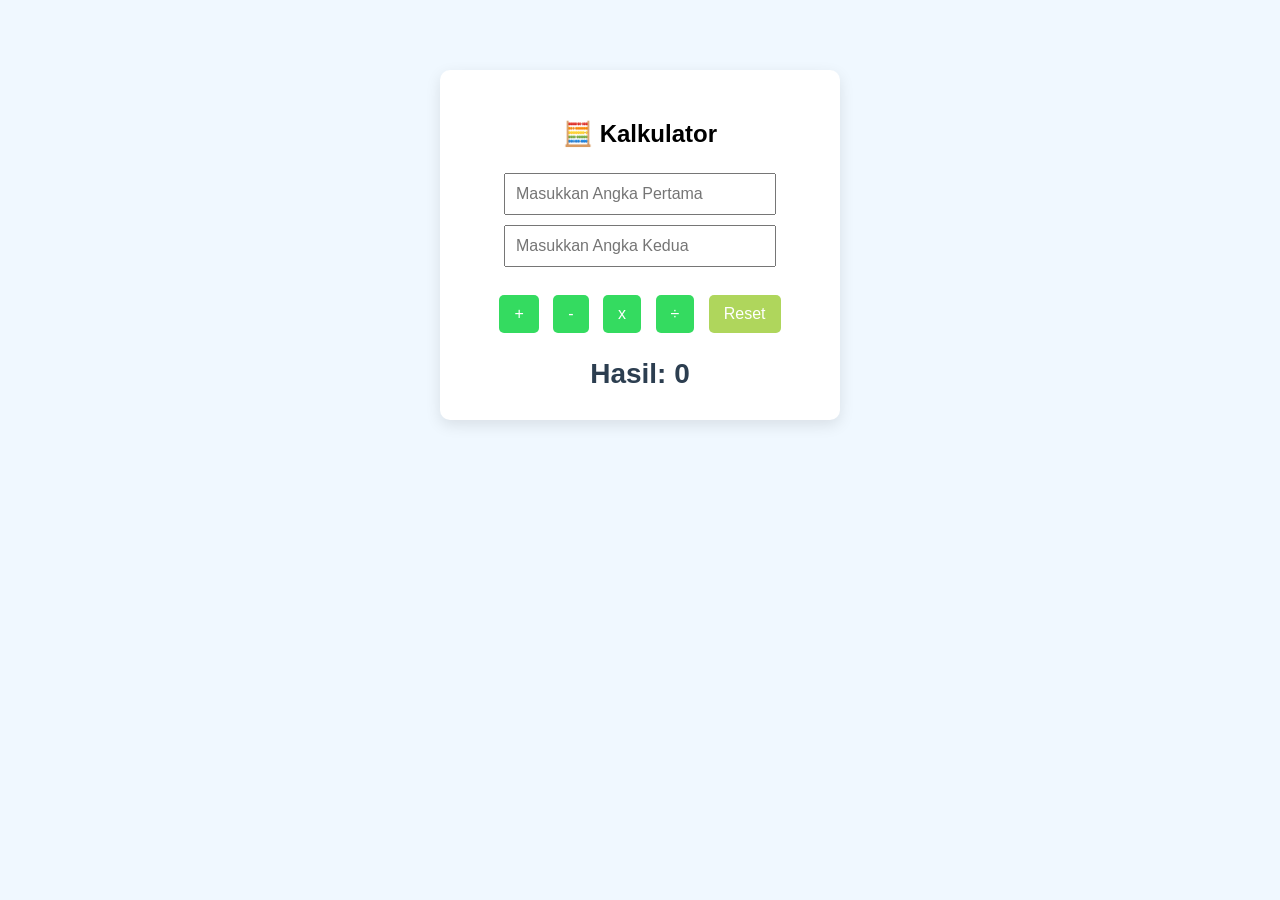
<file: praktikum_4_portofolio/project_card/kalkulator_js/index.html>
<!DOCTYPE html>
<html>
<head>
    <title>Tugas 3: Kalkulator Sederhana</title>
    <style>
        body { font-family: Arial, sans-serif; max-width: 400px; margin: 50px auto; padding: 20px; background: #f0f8ff; }
        .kalkulator { background: white; padding: 30px; border-radius: 10px; box-shadow: 0 5px 15px rgba(0,0,0,0.1); text-align: center; }
        input { padding: 10px; margin: 5px; font-size: 16px; width: 80%; box-sizing: border-box; }
        button { padding: 10px 15px; margin: 5px; font-size: 16px; background: #34db60; color: white; border: none; border-radius: 5px; cursor: pointer; }
        button:hover { background: #33b929; }
        .hasil { font-size: 28px; font-weight: bold; color: #2c3e50; margin-top: 20px; }
    </style>
</head>
<body>
    <div class="kalkulator">
        <h2>🧮 Kalkulator</h2>
        <input type="number" id="angka1" placeholder="Masukkan Angka Pertama"><br>
        <input type="number" id="angka2" placeholder="Masukkan Angka Kedua"><br><br>
        <button onclick="tambah()">+</button>
        <button onclick="kurang()">-</button>
        <button onclick="kali()">x</button>
        <button onclick="bagi()">÷</button>
        <button onclick="reset()" style="background: #afd65c;">Reset</button>
        <div class="hasil">Hasil: <span id="hasilAngka">0</span></div>
    </div>
    <script>
        // Penjelasan: document.getElementById digunakan untuk mengambil nilai dari tag HTML
        function tambah() {
            let a = parseFloat(document.getElementById('angka1').value);
            let b = parseFloat(document.getElementById('angka2').value);
            document.getElementById('hasilAngka').innerHTML = a + b;
        }
        function kurang() {
            let a = parseFloat(document.getElementById('angka1').value);
            let b = parseFloat(document.getElementById('angka2').value);
            document.getElementById('hasilAngka').innerHTML = a - b;
        }
        function kali() {
            let a = parseFloat(document.getElementById('angka1').value);
            let b = parseFloat(document.getElementById('angka2').value);
            document.getElementById('hasilAngka').innerHTML = a * b;
        }
        function bagi() {
            let a = parseFloat(document.getElementById('angka1').value);
            let b = parseFloat(document.getElementById('angka2').value);
            // Validasi pencegahan pembagian dengan angka 0
            if (b === 0) {
                alert('Peringatan: Tidak bisa membagi angka dengan 0!');
                return;
            }
            document.getElementById('hasilAngka').innerHTML = a / b;
        }
        function reset() {
            document.getElementById('angka1').value = '';
            document.getElementById('angka2').value = '';
            document.getElementById('hasilAngka').innerHTML = '0';
        }
    </script>
</body>
</html>
</file>
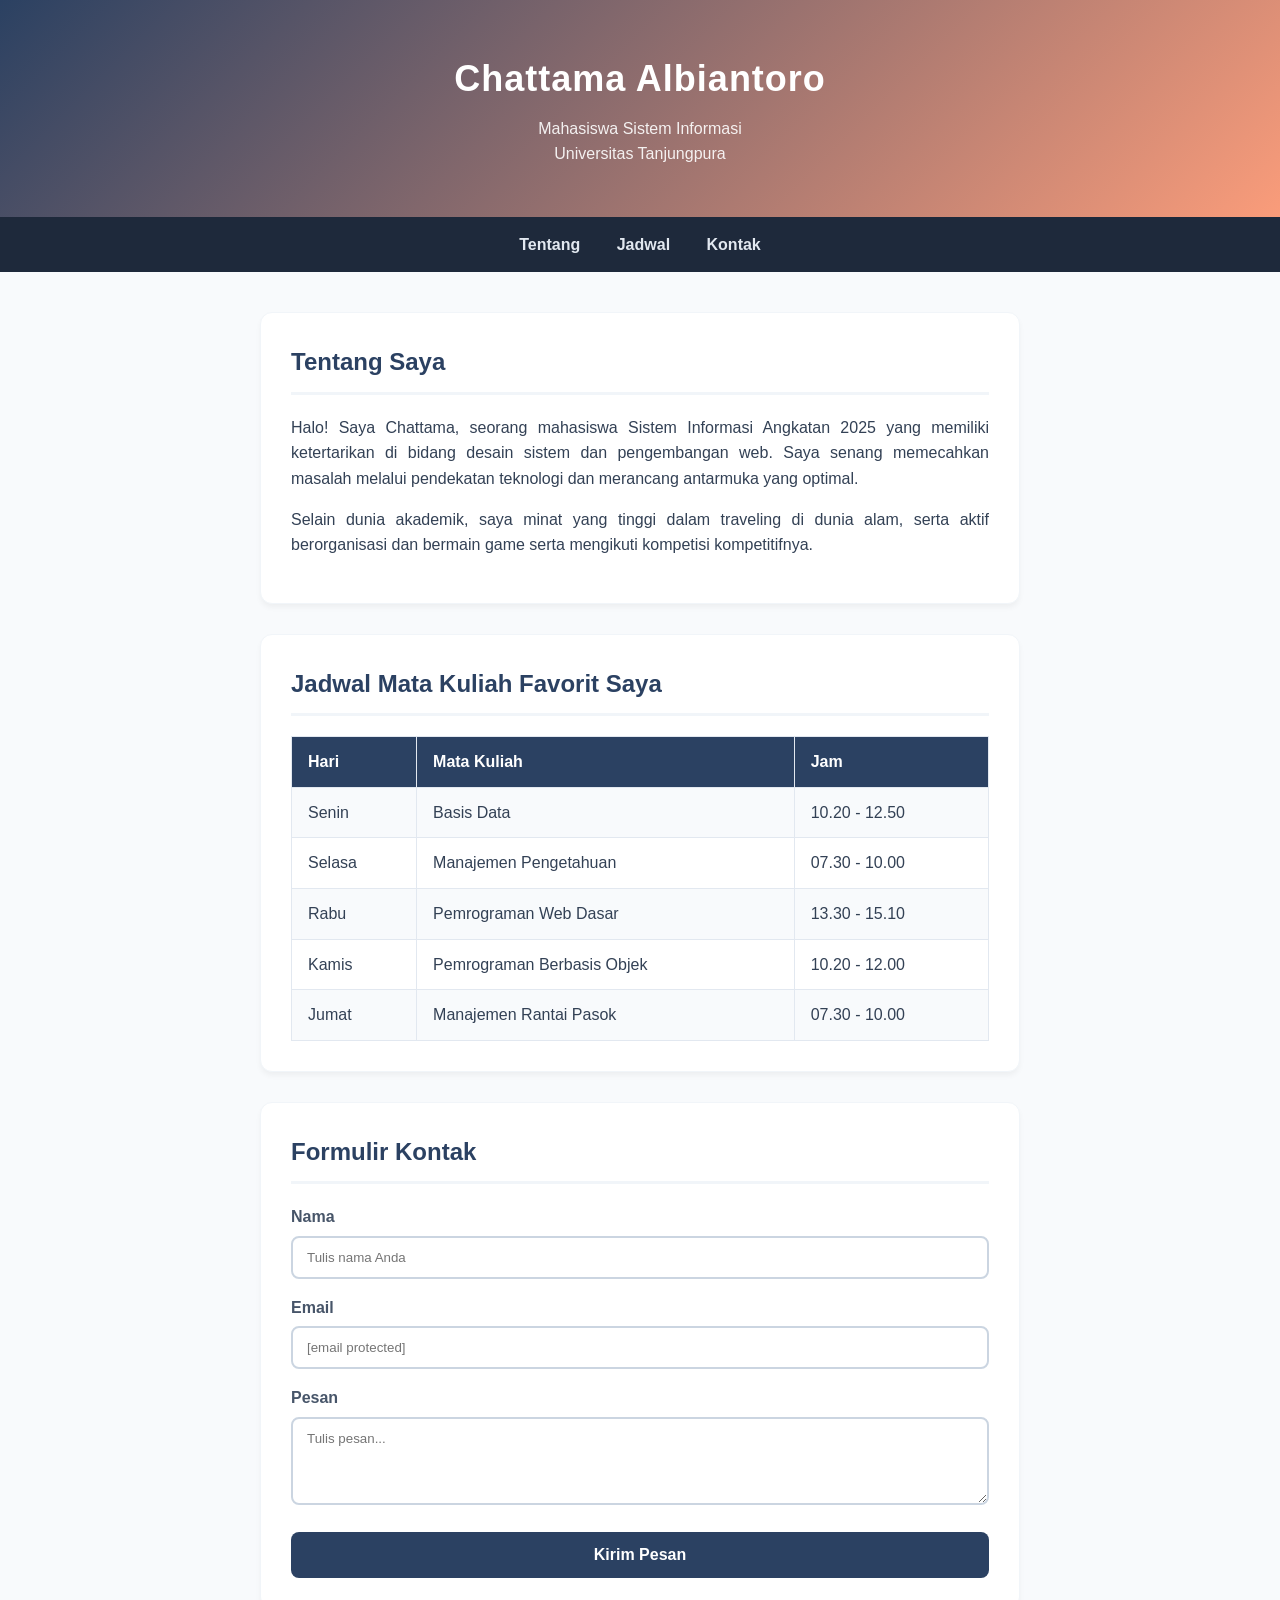
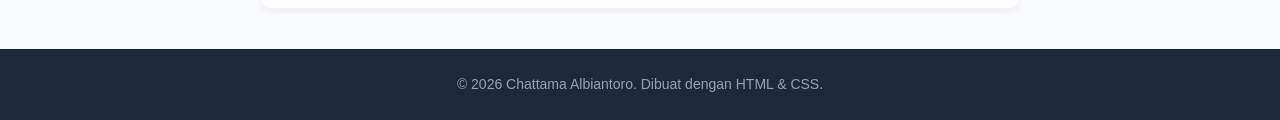
<file: praktikum_4_portofolio/project_card/website_profil/index.html>
<!DOCTYPE html>
<html lang="id">
<head>
  <meta charset="UTF-8">
  <meta name="viewport" content="width=device-width, initial-scale=1.0">
  <title>My Profile Webiste | Chattama Albiantoro</title>
  <link rel="stylesheet" href="style.css">
</head>
<body>

  <header class="header">
    <h1>Chattama Albiantoro</h1>
    <p>Mahasiswa Sistem Informasi<br>Universitas Tanjungpura</p>
  </header>

  <nav class="nav">
    <a href="#tentang">Tentang</a>
    <a href="#pengalaman">Jadwal</a>
    <a href="#kontak">Kontak</a>
  </nav>

  <main class="konten">
    <section id="tentang">
      <h2>Tentang Saya</h2>
      <p>Halo! Saya Chattama, seorang mahasiswa Sistem Informasi Angkatan 2025 yang memiliki ketertarikan di bidang desain sistem dan pengembangan web. Saya senang memecahkan masalah melalui pendekatan teknologi dan merancang antarmuka yang optimal.</p>
      <p>Selain dunia akademik, saya minat yang tinggi dalam traveling di dunia alam, serta aktif berorganisasi dan bermain game serta mengikuti kompetisi kompetitifnya.</p>
    </section>

    <section id="jadwal">
      <h2>Jadwal Mata Kuliah Favorit Saya </h2>
      <table>
        <tr>
          <th>Hari</th>
          <th>Mata Kuliah</th>
          <th>Jam</th>
        </tr>
        <tr>
          <td>Senin</td>
          <td>Basis Data</td>
          <td>10.20 - 12.50</td>
        </tr>
        <tr>
          <td>Selasa</td>
          <td>Manajemen Pengetahuan</td>
          <td>07.30 - 10.00</td>
        </tr>
        <tr>
          <td>Rabu</td>
          <td>Pemrograman Web Dasar</td>
          <td>13.30 - 15.10</td>
        </tr>
        <tr>
          <td>Kamis</td>
          <td>Pemrograman Berbasis Objek</td>
          <td>10.20 - 12.00</td>
        </tr>
        <tr>
          <td>Jumat</td>
          <td>Manajemen Rantai Pasok</td>
          <td>07.30 - 10.00</td>
        </tr>
      </table>
    </section>

    <section id="kontak">
      <h2>Formulir Kontak</h2>
      <form action="#" method="POST">
        <label for="nama">Nama</label>
        <input type="text" id="nama" name="nama" placeholder="Tulis nama Anda" required>

        <label for="email">Email</label>
        <input type="email" id="email" name="email" placeholder="[email protected]" required>

        <label for="pesan">Pesan</label>
        <textarea id="pesan" name="pesan" rows="4" placeholder="Tulis pesan..." required></textarea>

        <button type="submit">Kirim Pesan</button>
      </form>
    </section>
  </main>

  <footer class="footer">
    <p>&copy; 2026 Chattama Albiantoro. Dibuat dengan HTML & CSS.</p>
  </footer>

</body>
</html>
</file>
<file: praktikum_4_portofolio/project_card/website_profil/style.css>
/* ===== Pengaturan Dasar ===== */
* {
  margin: 0;
  padding: 0;
  box-sizing: border-box;
}

body {
  font-family: 'Segoe UI', Tahoma, Geneva, Verdana, sans-serif;
  line-height: 1.6;
  color: #334155;
  background-color: #f8fafc;
}

/* ===== Header (Tema Biru Senja) ===== */
.header {
  background: linear-gradient(135deg, #2b4162, #fa9c7a);
  color: #ffffff;
  text-align: center;
  padding: 50px 20px;
}

.header h1 {
  font-size: 36px;
  margin-bottom: 8px;
  letter-spacing: 1px;
}

.header p {
  font-size: 16px;
  opacity: 0.9;
}

/* ===== Navigasi ===== */
.nav {
  background-color: #1e293b;
  text-align: center;
  padding: 15px;
  position: sticky; 
  top: 0;
  z-index: 100;
}

.nav a {
  color: #e2e8f0;
  text-decoration: none;
  margin: 0 16px;
  font-weight: bold;
  transition: color 0.3s ease; 
}

.nav a:hover {
  color: #fa9c7a;
}

/* ===== Konten ===== */
.konten {
  max-width: 800px;
  margin: 40px auto;
  padding: 0 20px;
}

.konten section {
  background-color: #ffffff;
  border-radius: 12px;
  padding: 30px;
  margin-bottom: 30px;
  box-shadow: 0 4px 6px -1px rgba(0, 0, 0, 0.05); 
  border: 1px solid #f1f5f9;
}

.konten h2 {
  color: #2b4162;
  border-bottom: 3px solid #f1f5f9;
  padding-bottom: 10px;
  margin-bottom: 20px;
}

.konten p {
  margin-bottom: 15px;
  text-align: justify;
}

/* ===== Tabel ===== */
table {
  width: 100%;
  border-collapse: collapse;
  margin-top: 10px;
}

th, td {
  border: 1px solid #e2e8f0;
  padding: 12px 16px;
  text-align: left;
}

th {
  background-color: #2b4162;
  color: #ffffff;
}

tr:nth-child(even) {
  background-color: #f8fafc;
}

tr:hover {
  background-color: #f1f5f9;
  transition: background-color 0.2s ease;
}

/* ===== Formulir ===== */
form label {
  display: block;
  font-weight: bold;
  margin: 16px 0 6px;
  color: #475569;
}

form input, form textarea {
  width: 100%;
  padding: 12px 14px;
  border: 2px solid #cbd5e1;
  border-radius: 8px;
  font-family: inherit;
  transition: border-color 0.3s ease, box-shadow 0.3s ease;
}

form input:focus, form textarea:focus {
  outline: none;
  border-color: #2b4162;
  box-shadow: 0 0 0 3px #e2e8f0; 
}

form button {
  margin-top: 20px;
  background-color: #2b4162;
  color: #ffffff;
  border: none;
  padding: 14px 28px;
  border-radius: 8px;
  font-size: 16px;
  font-weight: bold;
  cursor: pointer;
  width: 100%; 
  transition: background-color 0.3s ease, transform 0.1s ease;
}

form button:hover {
  background-color: #1e293b;
  transform: translateY(-2px); 
}

/* ===== Footer ===== */
.footer {
  background-color: #1e293b;
  color: #94a3b8;
  text-align: center;
  padding: 24px;
  font-size: 14px;
}
</file>
